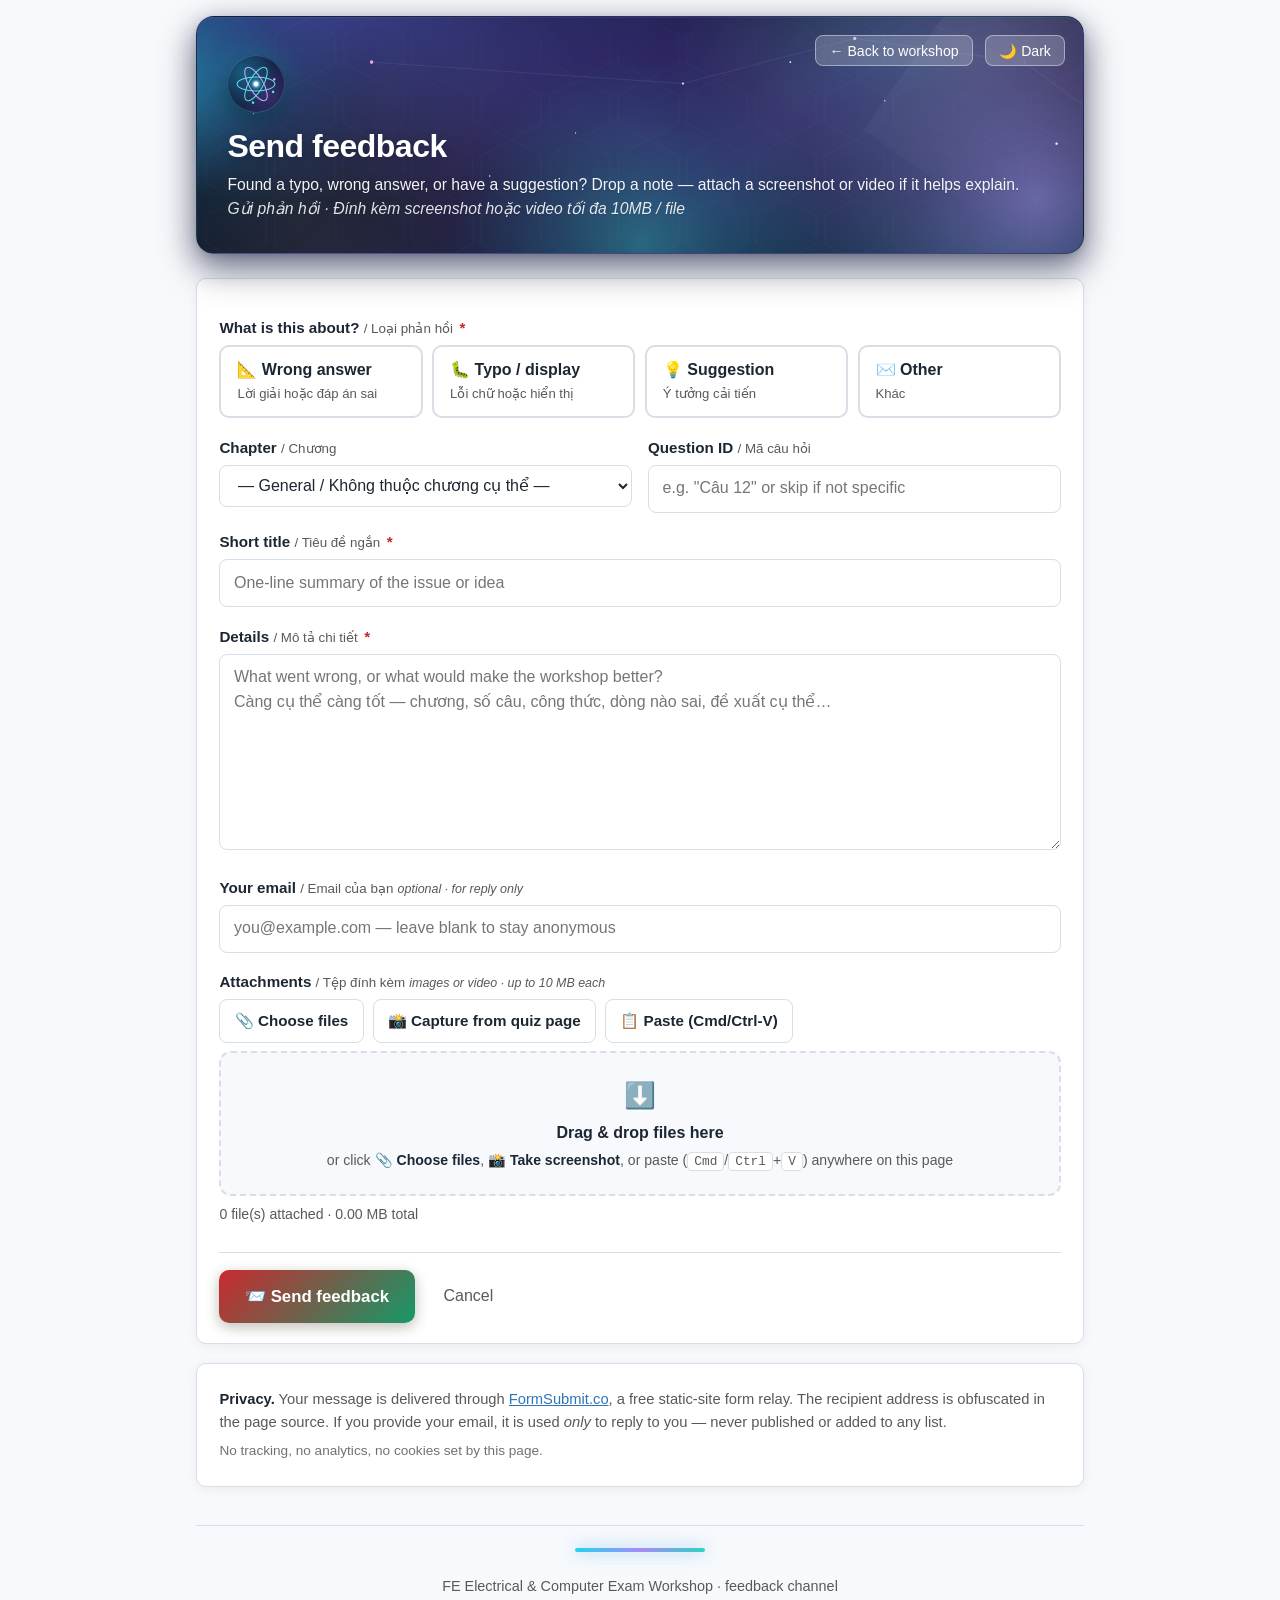
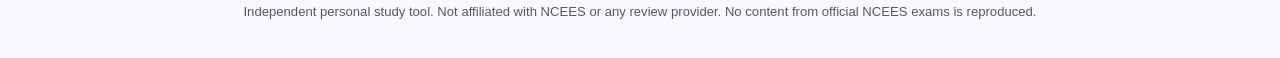
<file: feedback.html>
<!DOCTYPE html>
<html lang="en" data-theme="light">
<head>
  <meta charset="UTF-8">
  <meta name="viewport" content="width=device-width, initial-scale=1.0">
  <title>Send feedback · FE Electrical &amp; Computer Workshop</title>
  <meta name="description" content="Report a wrong answer, suggest a topic, or share a screenshot — the feedback page for the FE Electrical &amp; Computer Workshop.">
  <link rel="stylesheet" href="styles.css">
  <link rel="stylesheet" href="feedback.css">
</head>
<body>
  <div class="container">
    <header class="topbar">
      <svg class="topbar-art" viewBox="0 0 1200 220" preserveAspectRatio="xMidYMid slice" aria-hidden="true" focusable="false">
        <defs>
          <radialGradient id="fbOrbCyan" cx="50%" cy="50%" r="50%">
            <stop offset="0%"  stop-color="#22d3ee" stop-opacity="0.55"/>
            <stop offset="55%" stop-color="#0891b2" stop-opacity="0.10"/>
            <stop offset="100%" stop-color="#0e7490" stop-opacity="0"/>
          </radialGradient>
          <radialGradient id="fbOrbPurple" cx="50%" cy="50%" r="50%">
            <stop offset="0%"  stop-color="#a78bfa" stop-opacity="0.55"/>
            <stop offset="100%" stop-color="#4c1d95" stop-opacity="0"/>
          </radialGradient>
          <radialGradient id="fbOrbTeal" cx="50%" cy="50%" r="50%">
            <stop offset="0%"  stop-color="#2dd4bf" stop-opacity="0.42"/>
            <stop offset="100%" stop-color="#0d9488" stop-opacity="0"/>
          </radialGradient>
          <pattern id="fbHex" x="0" y="0" width="64" height="56" patternUnits="userSpaceOnUse">
            <polygon points="32,2 60,17 60,43 32,58 4,43 4,17" stroke="#a5b4fc" stroke-opacity="0.07" fill="none" stroke-width="0.6"/>
          </pattern>
        </defs>
        <rect width="100%" height="100%" fill="url(#fbHex)"/>
        <circle cx="160" cy="60"  r="200" fill="url(#fbOrbCyan)"/>
        <circle cx="970" cy="170" r="240" fill="url(#fbOrbPurple)"/>
        <circle cx="600" cy="210" r="180" fill="url(#fbOrbTeal)"/>
        <g fill="#fff">
          <circle cx="118" cy="48" r="1.0"/>
          <circle cx="282" cy="158" r="0.8"/>
          <circle cx="350" cy="42" r="1.2"/>
          <circle cx="640" cy="62" r="1.0"/>
          <circle cx="800" cy="20" r="1.1"/>
          <circle cx="958" cy="42" r="0.7"/>
          <circle cx="1040" cy="102" r="1.0"/>
          <circle cx="1158" cy="32" r="0.9"/>
          <circle cx="240" cy="90" r="0.6"/>
          <circle cx="460" cy="148" r="0.7"/>
          <circle cx="540" cy="108" r="0.6"/>
          <circle cx="740" cy="42" r="0.8"/>
          <circle cx="828" cy="78" r="0.6"/>
          <circle cx="988" cy="118" r="1.1"/>
          <circle cx="1128" cy="128" r="0.9"/>
        </g>
        <g>
          <circle cx="800" cy="20" r="1.6" fill="#c4b5fd">
            <animate attributeName="opacity" values="0.5;1;0.5" dur="2.6s" repeatCount="indefinite"/>
          </circle>
          <circle cx="350" cy="42" r="1.7" fill="#f9a8d4">
            <animate attributeName="opacity" values="0.4;1;0.4" dur="4.4s" repeatCount="indefinite"/>
          </circle>
          <circle cx="1040" cy="102" r="1.5" fill="#5eead4">
            <animate attributeName="opacity" values="0.5;1;0.5" dur="3.6s" repeatCount="indefinite"/>
          </circle>
        </g>
        <g stroke="#a5b4fc" stroke-opacity="0.22" stroke-width="0.5" fill="none">
          <line x1="350" y1="42" x2="640" y2="62"/>
          <line x1="640" y1="62" x2="800" y2="20"/>
          <line x1="800" y1="20" x2="958" y2="42"/>
          <line x1="958" y1="42" x2="1040" y2="102"/>
        </g>
      </svg>

      <div class="controls">
        <a class="btn-ghost" href="index.html" style="text-decoration:none">← Back to workshop</a>
        <button class="btn-ghost" id="themeBtn" type="button" style="margin-left:.5rem">🌙 Dark</button>
      </div>
      <div class="topbar-content">
        <div class="brand-row">
          <div class="brand-mark" aria-hidden="true">
            <svg viewBox="0 0 56 56" width="44" height="44">
              <defs>
                <radialGradient id="fbMarkCore" cx="50%" cy="50%" r="50%">
                  <stop offset="0%"  stop-color="#ffffff" stop-opacity="1"/>
                  <stop offset="32%" stop-color="#a5f3fc" stop-opacity="0.95"/>
                  <stop offset="70%" stop-color="#06b6d4" stop-opacity="0.45"/>
                  <stop offset="100%" stop-color="#0e7490" stop-opacity="0"/>
                </radialGradient>
                <filter id="fbMarkGlow" x="-50%" y="-50%" width="200%" height="200%">
                  <feGaussianBlur stdDeviation="1.2"/>
                </filter>
              </defs>
              <ellipse cx="28" cy="28" rx="24" ry="9" stroke="#67e8f9" stroke-width="1.4" fill="none" stroke-opacity="0.90"/>
              <ellipse cx="28" cy="28" rx="24" ry="9" stroke="#c4b5fd" stroke-width="1.4" fill="none" stroke-opacity="0.90" transform="rotate(60 28 28)"/>
              <ellipse cx="28" cy="28" rx="24" ry="9" stroke="#5eead4" stroke-width="1.4" fill="none" stroke-opacity="0.90" transform="rotate(-60 28 28)"/>
              <g><circle cx="52" cy="28" r="1.6" fill="#67e8f9"><animateTransform attributeName="transform" type="rotate" from="0 28 28" to="360 28 28" dur="6s" repeatCount="indefinite"/></circle></g>
              <g transform="rotate(60 28 28)"><circle cx="52" cy="28" r="1.6" fill="#c4b5fd"><animateTransform attributeName="transform" type="rotate" from="0 28 28" to="-360 28 28" dur="8s" repeatCount="indefinite"/></circle></g>
              <g transform="rotate(-60 28 28)"><circle cx="52" cy="28" r="1.6" fill="#5eead4"><animateTransform attributeName="transform" type="rotate" from="0 28 28" to="360 28 28" dur="7s" repeatCount="indefinite"/></circle></g>
              <circle cx="28" cy="28" r="8" fill="url(#fbMarkCore)" filter="url(#fbMarkGlow)"/>
              <circle cx="28" cy="28" r="3" fill="#ffffff"/>
            </svg>
          </div>
          <div>
            <h1>Send feedback</h1>
            <div class="sub">
              Found a typo, wrong answer, or have a suggestion? Drop a note — attach a screenshot or video if it helps explain.
              <br><i style="opacity:.92">Gửi phản hồi · Đính kèm screenshot hoặc video tối đa 10MB / file</i>
            </div>
          </div>
        </div>
      </div>
    </header>

    <main>
      <form id="feedbackForm" class="card" method="POST" enctype="multipart/form-data" action="">
        <!-- FormSubmit.co hidden config -->
        <input type="hidden" name="_subject" value="FE Workshop — User feedback">
        <input type="hidden" name="_captcha" value="false">
        <input type="hidden" name="_template" value="table">
        <input type="hidden" name="_next" id="nextUrl" value="">
        <input type="hidden" name="page_url" id="pageUrl" value="">
        <input type="hidden" name="user_agent" id="userAgent" value="">

        <!-- Category -->
        <div class="field-row">
          <label class="field-label">What is this about? <span class="vn">/ Loại phản hồi</span> <span class="req">*</span></label>
          <div class="cat-grid">
            <label class="cat-card"><input type="radio" name="category" value="Wrong answer" required><span>📐 Wrong answer<small>Lời giải hoặc đáp án sai</small></span></label>
            <label class="cat-card"><input type="radio" name="category" value="Typo / display bug"><span>🐛 Typo / display<small>Lỗi chữ hoặc hiển thị</small></span></label>
            <label class="cat-card"><input type="radio" name="category" value="Suggestion"><span>💡 Suggestion<small>Ý tưởng cải tiến</small></span></label>
            <label class="cat-card"><input type="radio" name="category" value="Other"><span>✉️ Other<small>Khác</small></span></label>
          </div>
        </div>

        <!-- Chapter -->
        <div class="field-row two-col">
          <div>
            <label class="field-label" for="chapter">Chapter <span class="vn">/ Chương</span></label>
            <select id="chapter" name="chapter">
              <option value="(general)">— General / Không thuộc chương cụ thể —</option>
              <option value="1 — Mathematics">1 — Mathematics</option>
              <option value="2 — Probability &amp; Statistics">2 — Probability &amp; Statistics</option>
              <option value="3 — Ethics &amp; Professional Practice">3 — Ethics &amp; Professional Practice</option>
              <option value="4 — Engineering Economics">4 — Engineering Economics</option>
              <option value="5 — Properties of Electrical Materials">5 — Properties of Electrical Materials</option>
              <option value="6 — Circuit Analysis (DC &amp; AC)">6 — Circuit Analysis (DC &amp; AC)</option>
              <option value="7 — Linear Systems">7 — Linear Systems</option>
              <option value="8 — Signal Processing">8 — Signal Processing</option>
              <option value="9 — Electronics">9 — Electronics</option>
              <option value="10 — Power Systems">10 — Power Systems</option>
              <option value="11 — Electromagnetics">11 — Electromagnetics</option>
              <option value="12 — Control Systems">12 — Control Systems</option>
              <option value="13 — Communications">13 — Communications</option>
              <option value="14 — Computer Networks">14 — Computer Networks</option>
              <option value="15 — Digital Systems">15 — Digital Systems</option>
              <option value="16 — Computer Systems">16 — Computer Systems</option>
              <option value="17 — Software Engineering">17 — Software Engineering</option>
            </select>
          </div>
          <div>
            <label class="field-label" for="questionId">Question ID <span class="vn">/ Mã câu hỏi</span></label>
            <input type="text" id="questionId" name="question_id" placeholder='e.g. "Câu 12" or skip if not specific'>
          </div>
        </div>

        <!-- Subject -->
        <div class="field-row">
          <label class="field-label" for="subject">Short title <span class="vn">/ Tiêu đề ngắn</span> <span class="req">*</span></label>
          <input type="text" id="subject" name="title" maxlength="120" required placeholder="One-line summary of the issue or idea">
        </div>

        <!-- Message -->
        <div class="field-row">
          <label class="field-label" for="message">Details <span class="vn">/ Mô tả chi tiết</span> <span class="req">*</span></label>
          <textarea id="message" name="message" rows="7" required placeholder="What went wrong, or what would make the workshop better?
Càng cụ thể càng tốt — chương, số câu, công thức, dòng nào sai, đề xuất cụ thể…"></textarea>
        </div>

        <!-- Optional reply email -->
        <div class="field-row">
          <label class="field-label" for="senderEmail">Your email <span class="vn">/ Email của bạn</span> <span class="opt">optional · for reply only</span></label>
          <input type="email" id="senderEmail" name="reply_email" placeholder="you@example.com — leave blank to stay anonymous">
        </div>

        <!-- Attachments -->
        <div class="field-row">
          <label class="field-label">Attachments <span class="vn">/ Tệp đính kèm</span> <span class="opt">images or video · up to 10 MB each</span></label>

          <div class="attach-toolbar">
            <button type="button" class="btn-attach" id="btnPickFile">📎 Choose files</button>
            <button type="button" class="btn-attach" id="btnScreenshot" title="Opens the quiz in a popup; drag-select a region; the screenshot is sent back here automatically.">📸 Capture from quiz page</button>
            <button type="button" class="btn-attach" id="btnPasteHint">📋 Paste (Cmd/Ctrl-V)</button>
            <input type="file" id="filePicker" multiple accept="image/*,video/*" hidden>
          </div>

          <div id="dropZone" class="drop-zone" tabindex="0">
            <div class="drop-empty" id="dropEmptyMsg">
              <div class="drop-icon">⬇️</div>
              <div><b>Drag &amp; drop files here</b></div>
              <div class="muted">or click <b>📎 Choose files</b>, <b>📸 Take screenshot</b>, or paste (<kbd>Cmd</kbd>/<kbd>Ctrl</kbd>+<kbd>V</kbd>) anywhere on this page</div>
            </div>
            <div class="thumb-grid" id="thumbGrid"></div>
          </div>

          <div class="attach-meta">
            <span id="attachCount">0 file(s) attached</span> ·
            <span id="attachSize">0.00 MB total</span>
          </div>
        </div>

        <!-- Submit row -->
        <div class="submit-row">
          <button type="submit" class="btn-primary" id="btnSubmit">📨 Send feedback</button>
          <a href="index.html" class="btn-link">Cancel</a>
        </div>

        <!-- Status -->
        <div id="formStatus" class="form-status" hidden></div>
      </form>

      <!-- Privacy note -->
      <div class="card privacy-note">
        <p><b>Privacy.</b> Your message is delivered through <a href="https://formsubmit.co" target="_blank" rel="noopener">FormSubmit.co</a>, a free static-site form relay. The recipient address is obfuscated in the page source. If you provide your email, it is used <i>only</i> to reply to you — never published or added to any list.</p>
          <p class="muted">No tracking, no analytics, no cookies set by this page.</p>
      </div>
    </main>

    <footer class="foot">
      <div class="foot-ribbon" aria-hidden="true"></div>
      <p class="foot-line">FE Electrical &amp; Computer Exam Workshop · feedback channel</p>
      <p class="foot-line muted">Independent personal study tool. Not affiliated with NCEES or any review provider. No content from official NCEES exams is reproduced.</p>
    </footer>
  </div>

  <script src="feedback-widget.js"></script>
  <script src="feedback.js"></script>
</body>
</html>
</file>
<file: styles.css>
/* ============================================================
   FE Electrical Quiz — Styles
   Light + Dark theme, FE-handbook-inspired clean look
   ============================================================ */

:root {
  --primary: #1f4e79;
  --accent: #2e75b6;
  --light: #d5e8f0;
  --bg: #ffffff;
  --bg-soft: #f7f9fc;
  --bg-card: #ffffff;
  --text: #1c2733;
  --text-soft: #595959;
  --border: #d8dee5;
  --good: #2e7d32;
  --good-bg: #e8f5e9;
  --bad: #c62828;
  --bad-bg: #ffebee;
  --warn: #ef6c00;
  --shadow: 0 2px 12px rgba(0,0,0,.06);
  --radius: 10px;
}

[data-theme="dark"] {
  --primary: #6ea8d4;
  --accent: #4fc3f7;
  --light: #1e3a52;
  --bg: #0f1620;
  --bg-soft: #181f2c;
  --bg-card: #1c2533;
  --text: #e7eaf0;
  --text-soft: #aab2c0;
  --border: #2a3346;
  --good: #66bb6a;
  --good-bg: #1b3a25;
  --bad: #ef5350;
  --bad-bg: #3a1d1d;
  --warn: #ffa726;
  --shadow: 0 2px 12px rgba(0,0,0,.4);
}

* { box-sizing: border-box; }
html, body { margin: 0; padding: 0; }
body {
  font-family: -apple-system, BlinkMacSystemFont, "Segoe UI", Roboto, "Helvetica Neue", Arial, sans-serif;
  background: var(--bg-soft);
  color: var(--text);
  line-height: 1.55;
  transition: background .25s, color .25s;
}

.container { max-width: 920px; margin: 0 auto; padding: 1rem; }

/* ===== Top bar — Cosmic hero: deep space gradient + nebula orbs + stars ===== */
.topbar {
  background:
    radial-gradient(ellipse 900px 380px at 12% -10%, rgba(99, 102, 241, 0.55) 0%, transparent 55%),
    radial-gradient(ellipse 700px 340px at 92% 110%, rgba(20, 184, 166, 0.32) 0%, transparent 55%),
    radial-gradient(ellipse 500px 280px at 50% 50%, rgba(168, 85, 247, 0.22) 0%, transparent 60%),
    radial-gradient(ellipse 400px 220px at 80% 20%, rgba(34, 211, 238, 0.18) 0%, transparent 60%),
    linear-gradient(135deg, #020617 0%, #0c1023 28%, #1e1b4b 62%, #060816 100%);
  color: #fff;
  padding: 2.4rem 1.9rem 2rem;
  border-radius: 18px;
  margin-bottom: 1.5rem;
  border: 1px solid rgba(150, 180, 255, 0.10);
  border-bottom: 1px solid rgba(165, 180, 252, 0.22);
  box-shadow:
    0 14px 38px rgba(8, 12, 38, 0.45),
    0 10px 26px rgba(15, 23, 75, 0.28),
    0 2px 6px rgba(0, 0, 0, 0.10),
    inset 0 1px 0 rgba(255, 255, 255, 0.06);
  position: relative;
  overflow: hidden;
  isolation: isolate;
}

/* Decorative radial highlights */
.topbar::before {
  content: "";
  position: absolute;
  inset: 0;
  background:
    radial-gradient(circle at 88% 18%, rgba(255,255,255,0.18) 0%, transparent 38%),
    radial-gradient(circle at 12% 88%, rgba(255,255,255,0.10) 0%, transparent 40%),
    radial-gradient(circle at 50% 50%, transparent 50%, rgba(0,0,0,0.06) 100%);
  pointer-events: none;
  z-index: 0;
}

/* Diagonal accent stripe */
.topbar::after {
  content: "";
  position: absolute;
  top: -10%;
  right: -5%;
  width: 220px;
  height: 220px;
  background: linear-gradient(135deg, rgba(255,255,255,0.06), transparent);
  transform: rotate(35deg);
  pointer-events: none;
  z-index: 0;
}

.topbar > * { position: relative; z-index: 1; }

/* EE-themed schematic art layered behind the headline */
.topbar .topbar-art {
  position: absolute;
  inset: 0;
  width: 100%;
  height: 100%;
  pointer-events: none;
  z-index: 0;
  opacity: 0.95;
}

.topbar-content { position: relative; z-index: 2; }
.topbar .brand-row {
  display: flex; align-items: center; gap: 1rem;
  flex-wrap: wrap;
}
.topbar .brand-mark {
  display: inline-flex; align-items: center; justify-content: center;
  width: 58px; height: 58px;
  border-radius: 50%;
  background:
    radial-gradient(circle at 30% 30%, rgba(34, 211, 238, 0.30) 0%, transparent 55%),
    radial-gradient(circle at 70% 70%, rgba(168, 85, 247, 0.22) 0%, transparent 55%),
    rgba(8, 12, 38, 0.55);
  box-shadow:
    0 0 26px rgba(34, 211, 238, 0.32),
    0 6px 20px rgba(2, 4, 18, 0.55),
    inset 0 0 0 1px rgba(165, 243, 252, 0.20);
  flex-shrink: 0;
  position: relative;
}
.topbar .brand-mark svg { display: block; position: relative; z-index: 1; }
[data-theme="dark"] .topbar .brand-mark {
  background:
    radial-gradient(circle at 30% 30%, rgba(34, 211, 238, 0.26) 0%, transparent 55%),
    radial-gradient(circle at 70% 70%, rgba(168, 85, 247, 0.18) 0%, transparent 55%),
    rgba(2, 4, 18, 0.65);
}
.topbar h1 {
  letter-spacing: -0.4px;
  text-shadow: 0 0 22px rgba(99, 102, 241, 0.35);
}

[data-theme="dark"] .topbar {
  background:
    radial-gradient(ellipse 900px 380px at 12% -10%, rgba(99, 102, 241, 0.42) 0%, transparent 55%),
    radial-gradient(ellipse 700px 340px at 92% 110%, rgba(20, 184, 166, 0.26) 0%, transparent 55%),
    radial-gradient(ellipse 500px 280px at 50% 50%, rgba(168, 85, 247, 0.20) 0%, transparent 60%),
    linear-gradient(135deg, #000208 0%, #050817 28%, #15123a 62%, #02030d 100%);
  border-color: rgba(165, 180, 252, 0.14);
  box-shadow:
    0 14px 38px rgba(2, 4, 18, 0.65),
    0 10px 26px rgba(15, 23, 75, 0.45),
    0 2px 6px rgba(0,0,0,0.5),
    inset 0 1px 0 rgba(255, 255, 255, 0.04);
}

.topbar .controls {
  position: absolute;
  top: 18px;
  right: 18px;
  z-index: 2;
}

.topbar h1 {
  margin: 0;
  font-size: 2rem;
  letter-spacing: -0.5px;
  font-weight: 800;
  text-shadow: 0 2px 8px rgba(0, 0, 0, 0.22);
  line-height: 1.1;
  padding-right: 90px; /* space for theme button */
}

.topbar .sub {
  opacity: 0.95;
  font-size: .98rem;
  margin-top: .5rem;
  font-weight: 400;
  text-shadow: 0 1px 2px rgba(0,0,0,0.15);
}

/* Stats badges row */
.topbar .badges {
  display: flex;
  gap: .55rem;
  margin-top: 1.1rem;
  flex-wrap: wrap;
}

.topbar .badge {
  display: inline-flex;
  align-items: center;
  gap: .35rem;
  background: rgba(255, 255, 255, 0.18);
  -webkit-backdrop-filter: blur(6px);
  backdrop-filter: blur(6px);
  border: 1px solid rgba(255, 255, 255, 0.32);
  padding: .4rem .85rem;
  border-radius: 999px;
  font-size: .85rem;
  font-weight: 600;
  transition: all 0.18s ease;
  color: #fff;
}

.topbar .badge:hover {
  background: rgba(255, 255, 255, 0.28);
  transform: translateY(-1px);
  box-shadow: 0 2px 8px rgba(0,0,0,0.15);
}

.topbar .badge .icon { font-size: 1.05em; }
.topbar .badge.danger {
  background: rgba(220, 53, 69, 0.85);
  border-color: rgba(255,255,255,0.4);
}

.btn-ghost {
  background: rgba(255,255,255,.20);
  color: #fff;
  border: 1px solid rgba(255,255,255,.42);
  border-radius: 8px;
  padding: .42rem .82rem;
  cursor: pointer;
  font-size: .88rem;
  font-weight: 500;
  -webkit-backdrop-filter: blur(6px);
  backdrop-filter: blur(6px);
  transition: all .15s;
}
.btn-ghost:hover {
  background: rgba(255,255,255,.30);
  transform: translateY(-1px);
}

/* ===== Cards ===== */
.card {
  background: var(--bg-card);
  border-radius: var(--radius);
  padding: 1.2rem 1.4rem;
  margin-bottom: 1rem;
  box-shadow: var(--shadow);
  border: 1px solid var(--border);
}
.card h2 { margin-top: 0; color: var(--primary); font-size: 1.3rem; }
.card h3 { margin-top: 0; color: var(--accent); font-size: 1.05rem; }

/* ===== Buttons ===== */
.btn {
  background: var(--primary);
  color: #fff;
  border: none;
  padding: .65rem 1.2rem;
  border-radius: 6px;
  cursor: pointer;
  font-size: 1rem;
  font-weight: 500;
  transition: background .15s, transform .05s;
}
.btn:hover { background: var(--accent); }
.btn:active { transform: translateY(1px); }
.btn[disabled] { opacity: .5; cursor: not-allowed; }
.btn-outline {
  background: transparent;
  color: var(--primary);
  border: 2px solid var(--primary);
}
.btn-outline:hover { background: var(--primary); color: #fff; }
.btn-row { display: flex; gap: .6rem; flex-wrap: wrap; margin-top: .6rem; }

/* ===== Mode selector ===== */
.mode-grid { display: grid; grid-template-columns: repeat(auto-fit, minmax(260px, 1fr)); gap: 1rem; margin: 1rem 0; }
.mode-card {
  border: 2px solid var(--border);
  border-radius: 12px;
  padding: 1.1rem 1.1rem 1.1rem 1.2rem;
  cursor: pointer;
  background: var(--bg-card);
  transition: all .18s ease;
  position: relative;
  overflow: hidden;
}
.mode-card::before {
  content: "";
  position: absolute;
  left: 0; top: 0; bottom: 0;
  width: 4px;
  background: linear-gradient(180deg, #198754, #20c997);
  border-radius: 4px 0 0 4px;
  opacity: 0.85;
  transition: width .18s ease;
}
.mode-card:hover {
  border-color: #20c997;
  transform: translateY(-3px);
  box-shadow: 0 8px 20px rgba(32, 201, 151, 0.15);
}
.mode-card:hover::before { width: 6px; }
.mode-card.selected {
  border-color: #198754;
  background: linear-gradient(135deg, rgba(25, 135, 84, 0.08), rgba(32, 201, 151, 0.08));
  box-shadow: 0 4px 14px rgba(25, 135, 84, 0.18);
}
.mode-card.selected::before { background: linear-gradient(180deg, #0f5132, #198754); width: 6px; }
.mode-card .title {
  font-weight: 700;
  color: var(--primary);
  margin-bottom: .35rem;
  font-size: 1.08rem;
  line-height: 1.3;
}
[data-theme="dark"] .mode-card .title { color: var(--accent); }
.mode-card.selected .title { color: #0f5132; }
[data-theme="dark"] .mode-card.selected .title { color: #54d4a2; }
.mode-card .desc { color: var(--text-soft); font-size: .9rem; line-height: 1.55; }

.chapter-grid { display: grid; grid-template-columns: repeat(auto-fill, minmax(180px,1fr)); gap: .5rem; margin: .8rem 0; }
.chapter-chip {
  border: 1px solid var(--border);
  border-radius: 8px;
  padding: .5rem .7rem;
  cursor: pointer;
  background: var(--bg-card);
  font-size: .9rem;
  transition: all .12s;
  user-select: none;
}
.chapter-chip:hover { border-color: var(--accent); }
.chapter-chip.selected { background: var(--light); border-color: var(--primary); color: var(--primary); font-weight: 600; }
.chapter-chip .meta { display: block; font-size: .75rem; color: var(--text-soft); margin-top: .1rem; }
.chapter-chip.selected .meta { color: var(--primary); }

/* ===== Progress bar ===== */
.progress {
  height: 8px;
  background: var(--border);
  border-radius: 4px;
  overflow: hidden;
  margin-bottom: 1rem;
}
.progress-fill {
  height: 100%;
  background: linear-gradient(90deg, var(--primary), var(--accent));
  transition: width .3s ease;
  width: 0%;
}
.progress-text {
  display: flex; justify-content: space-between;
  font-size: .85rem; color: var(--text-soft);
  margin-bottom: .3rem;
}

/* ===== Question ===== */
.q-meta { color: var(--text-soft); font-size: .92rem; margin-bottom: .35rem; text-transform: uppercase; letter-spacing: .5px; }
.q-statement {
  font-size: 1.18rem;
  margin-bottom: 1.1rem;
  line-height: 1.7;
  color: var(--text);
}
.q-statement p { margin: .55em 0; }

/* MathJax 3 SVG output — no boxes, flow inline with surrounding text */
.q-statement mjx-container,
.solution-box mjx-container,
.sol-concept mjx-container,
.sol-steps mjx-container,
.sol-answer mjx-container,
.sol-check mjx-container,
.choice mjx-container {
  line-height: normal;
}
.q-statement mjx-container svg,
.solution-box mjx-container svg,
.sol-concept mjx-container svg,
.sol-steps mjx-container svg,
.sol-answer mjx-container svg,
.sol-check mjx-container svg,
.choice mjx-container svg {
  background: transparent !important;
  border: none !important;
  border-radius: 0 !important;
  padding: 0 !important;
}
/* Inline math: flow inline with surrounding text */
mjx-container:not([display="true"]) {
  display: inline-block !important;
  vertical-align: -0.18em;
  margin: 0 0.05em;
}
/* Display math ($$...$$ or \[...\]): block-centered, no box */
mjx-container[display="true"] {
  display: block !important;
  margin: 0.55em auto !important;
  text-align: center;
}

/* True circuit/figure SVGs (the gate diagrams in questions-extra10.js etc.) keep a subtle background so they read well in both themes */
.q-statement svg:not(mjx-container svg),
.sol-steps svg:not(mjx-container svg),
.solution-box svg:not(mjx-container svg) {
  display: block;
  margin: 0.7em auto;
  max-width: 100%;
  height: auto;
  background: transparent;
}
[data-theme="dark"] .q-statement svg:not(mjx-container svg),
[data-theme="dark"] .sol-steps svg:not(mjx-container svg),
[data-theme="dark"] .solution-box svg:not(mjx-container svg) {
  filter: invert(0.90) hue-rotate(180deg);
}
/* Dark-mode MathJax: invert glyphs so light text on dark background */
[data-theme="dark"] mjx-container svg { fill: var(--text); }
[data-theme="dark"] mjx-container[jax="SVG"] g[fill="black"],
[data-theme="dark"] mjx-container[jax="SVG"] g[stroke="black"] { fill: var(--text) !important; stroke: var(--text) !important; }
[data-theme="dark"] mjx-container[jax="SVG"] rect[fill="black"] { fill: var(--text) !important; }
.choices { display: flex; flex-direction: column; gap: .6rem; }
.choice {
  border: 2px solid var(--border);
  border-radius: 10px;
  padding: .85rem 1.1rem;
  cursor: pointer;
  background: var(--bg-card);
  color: var(--text);
  display: flex;
  align-items: center;
  gap: .8rem;
  transition: all .12s;
  font-size: 1.08rem;
  line-height: 1.55;
}
.choice:hover { border-color: var(--accent); background: var(--bg-soft); }
.choice .letter {
  display: inline-flex;
  align-items: center;
  justify-content: center;
  width: 32px; height: 32px;
  border-radius: 50%;
  background: var(--border);
  color: var(--text);
  font-weight: 700;
  font-size: 0.95rem;
  flex-shrink: 0;
}
.choice .text { flex: 1; color: var(--text); }
.choice.pending { border-color: var(--accent); background: var(--bg-soft); box-shadow: 0 0 0 3px rgba(46, 117, 182, 0.18); }
.choice.selected { border-color: var(--primary); background: var(--light); }
.choice.selected .letter { background: var(--primary); color: #fff; }
.choice.correct { border-color: var(--good); background: var(--good-bg); }
.choice.correct .letter { background: var(--good); color: #fff; }
.choice.wrong { border-color: var(--bad); background: var(--bad-bg); }
.choice.wrong .letter { background: var(--bad); color: #fff; }
.choice.disabled { cursor: default; pointer-events: none; }

/* ===== Solution panel — no nested boxes, just left rule + spacing ===== */
.solution-box {
  margin-top: 1.1rem;
  padding: 0.4rem 0 0.4rem 1rem;
  border-radius: 0;
  border-left: 3px solid var(--accent);
  background: transparent;
  color: var(--text);
  font-size: 1.05rem;
  line-height: 1.7;
}
.solution-box * { color: inherit; }
.solution-box .title { font-weight: 700; color: var(--accent); margin-bottom: .45rem; font-size: 1.05rem; }
.solution-box .ref { color: var(--text-soft); font-size: .9rem; font-style: italic; margin-top: .5rem; }
.feedback-line { font-weight: 700; margin-bottom: .55rem; font-size: 1.08rem; }
.feedback-line.right { color: var(--good); }
.feedback-line.wrong { color: var(--bad); }

/* ===== Scorecard ===== */
.score-summary {
  display: grid;
  grid-template-columns: repeat(auto-fit, minmax(120px, 1fr));
  gap: .7rem;
  margin: 1rem 0;
}
.score-tile {
  text-align: center;
  padding: 1rem .5rem;
  background: var(--bg-soft);
  border-radius: 8px;
  border: 1px solid var(--border);
}
.score-tile .num { font-size: 2rem; font-weight: 700; color: var(--primary); }
.score-tile .label { color: var(--text-soft); font-size: .85rem; text-transform: uppercase; letter-spacing: .5px; }
.score-tile.good .num { color: var(--good); }
.score-tile.bad .num { color: var(--bad); }
.score-tile.warn .num { color: var(--warn); }

table.section-table {
  width: 100%;
  border-collapse: collapse;
  margin-top: .8rem;
}
table.section-table th, table.section-table td {
  text-align: left;
  padding: .55rem .7rem;
  border-bottom: 1px solid var(--border);
  font-size: .92rem;
}
table.section-table th {
  background: var(--bg-soft);
  color: var(--primary);
  font-weight: 600;
}
table.section-table td.score-cell { font-weight: 600; }
table.section-table td.score-cell.good { color: var(--good); }
table.section-table td.score-cell.bad { color: var(--bad); }
table.section-table td.score-cell.warn { color: var(--warn); }

/* ===== Footer (red→gold→emerald ribbon, quiet typography) ===== */
.foot {
  text-align: center;
  margin-top: 2.4rem;
  padding: 1.4rem 1rem 1rem;
  color: var(--text-soft);
  font-size: .9rem;
  border-top: 1px solid var(--border);
}
.foot a { color: var(--accent); text-decoration: none; }
.foot .foot-ribbon {
  display: inline-block;
  height: 4px;
  width: 130px;
  border-radius: 99px;
  background: linear-gradient(90deg, #22d3ee 0%, #a78bfa 50%, #2dd4bf 100%);
  box-shadow: 0 0 18px rgba(34, 211, 238, 0.45), 0 0 14px rgba(167, 139, 250, 0.30);
  margin-bottom: .8rem;
}
.foot .foot-quote {
  font-style: italic;
  color: var(--text);
  font-size: .95rem;
  margin: .2rem auto .8rem;
  max-width: 640px;
}
.foot .foot-line { margin: .25rem 0; }
.foot .foot-line.muted { color: var(--text-soft); font-size: .82rem; }

/* ===== Mini ===== */
.hidden { display: none !important; }
.hint { font-size: .85rem; color: var(--text-soft); margin-top: .4rem; }
.flag {
  display: inline-block;
  padding: 2px 8px;
  border-radius: 10px;
  font-size: .72rem;
  font-weight: 600;
  text-transform: uppercase;
  letter-spacing: .5px;
}
.flag.primary { background: var(--light); color: var(--primary); }
.flag.warn { background: #fff3e0; color: var(--warn); }

/* ===== Structured solution sections — flat, no nested box backgrounds ===== */
.sol-concept {
  background: transparent;
  border-left: none;
  padding: .2em 0 .25em;
  border-radius: 0;
  margin-bottom: .55em;
  line-height: 1.7;
  color: var(--text);
}
.sol-concept b { color: var(--accent); }
.sol-steps {
  padding-left: 1.6em;
  margin: .55em 0;
  counter-reset: solstep;
  color: var(--text);
}
.sol-steps li {
  margin-bottom: .55em;
  line-height: 1.7;
  padding-left: .1em;
  color: var(--text);
}
.sol-steps li::marker {
  font-weight: 700;
  color: var(--accent);
}
.sol-answer {
  margin-top: .7em;
  padding: .25em 0 .25em;
  background: transparent;
  border-left: none;
  border-radius: 0;
  font-size: 1.05em;
  color: var(--text);
}
.sol-answer b { color: var(--good); font-size: 1.04em; }
.sol-check {
  margin-top: .55em;
  padding: .2em 0;
  background: transparent;
  border-radius: 0;
  color: var(--text-soft);
  font-size: .96em;
  line-height: 1.65;
  font-style: italic;
}
.sol-check i, .sol-check b { font-style: normal; }
.sol-check b { color: var(--text); }

/* ===== Timer (fixed top-right, unobtrusive) ===== */
.timer {
  position: fixed;
  top: 14px;
  right: 14px;
  background: var(--bg-card);
  border: 2px solid var(--border);
  border-radius: 10px;
  padding: .45em .8em;
  font-family: 'SF Mono', 'Monaco', 'Menlo', monospace;
  font-size: 1rem;
  font-weight: 600;
  color: var(--text);
  box-shadow: var(--shadow);
  z-index: 1000;
  user-select: none;
  cursor: default;
  transition: all 0.3s ease;
  display: flex;
  flex-direction: column;
  align-items: center;
  min-width: 90px;
}
.timer .label {
  font-family: -apple-system, BlinkMacSystemFont, sans-serif;
  font-size: .7em;
  text-transform: uppercase;
  letter-spacing: 0.5px;
  color: var(--text-soft);
  margin-bottom: 2px;
  font-weight: 500;
}
.timer .clock { font-variant-numeric: tabular-nums; }
.timer.warn { border-color: var(--warn); color: var(--warn); }
.timer.warn .label { color: var(--warn); }
.timer.danger { border-color: var(--bad); color: var(--bad); animation: pulse-timer 1.5s ease-in-out infinite; }
.timer.danger .label { color: var(--bad); }
.timer.over {
  background: var(--bad-bg);
  border-color: var(--bad);
  color: var(--bad);
}
.timer.over .label { color: var(--bad); }
@keyframes pulse-timer {
  0%, 100% { opacity: 1; }
  50% { opacity: 0.55; }
}

/* ===== Toast (slide-in notification) ===== */
.toast {
  position: fixed;
  top: 80px;
  right: 14px;
  padding: .8em 1.1em;
  background: var(--warn);
  color: #fff;
  border-radius: 8px;
  box-shadow: var(--shadow);
  z-index: 999;
  max-width: 320px;
  font-size: .92rem;
  line-height: 1.4;
  animation: toast-in 0.35s ease-out, toast-out 0.4s ease-in 4.6s forwards;
}
.toast.danger { background: var(--bad); }
.toast.over   { background: var(--bad); }
@keyframes toast-in  { from { opacity: 0; transform: translateX(30px); } to { opacity: 1; transform: translateX(0); } }
@keyframes toast-out { to { opacity: 0; transform: translateX(30px); } }

/* ===== Submit button (when answer selected but not committed) ===== */
.btn-submit {
  background: var(--good);
}
.btn-submit:hover { background: #43a047; }

/* Pending state - choice tentatively selected but not submitted */
.choice.pending {
  border-color: var(--primary);
  background: var(--light);
  position: relative;
}
.choice.pending::after {
  content: "✓ Pending submit";
  position: absolute;
  right: 12px;
  top: 50%;
  transform: translateY(-50%);
  font-size: .75em;
  color: var(--primary);
  font-weight: 600;
  background: var(--bg-card);
  padding: 2px 8px;
  border-radius: 10px;
}

/* ===== Break overlay (full-screen pause) ===== */
.break-overlay {
  position: fixed;
  inset: 0;
  background: rgba(0, 0, 0, 0.78);
  backdrop-filter: blur(6px);
  z-index: 2000;
  display: flex;
  align-items: center;
  justify-content: center;
  padding: 1rem;
  animation: fadein 0.3s ease-out;
}
@keyframes fadein { from { opacity: 0; } to { opacity: 1; } }
.break-card {
  background: var(--bg-card);
  border-radius: 14px;
  padding: 2.2rem 2rem;
  box-shadow: 0 12px 48px rgba(0,0,0,.35);
  text-align: center;
  max-width: 460px;
  width: 100%;
  border: 2px solid var(--accent);
}
.break-card .icon { font-size: 3.4rem; margin-bottom: .4rem; }
.break-card h2 {
  margin: .2rem 0 .4rem;
  font-size: 1.6rem;
  color: var(--primary);
}
.break-card .subtitle {
  color: var(--text-soft);
  font-size: .95rem;
  margin-bottom: 1.4rem;
  line-height: 1.5;
}
.break-card .countdown {
  font-family: 'SF Mono', 'Monaco', 'Menlo', monospace;
  font-size: 3.8rem;
  font-weight: 700;
  color: var(--accent);
  font-variant-numeric: tabular-nums;
  letter-spacing: 1px;
  margin: 1rem 0;
  line-height: 1;
}
.break-card .countdown.warn  { color: var(--warn); }
.break-card .countdown.danger { color: var(--bad); animation: pulse-timer 1s infinite; }
.break-card .progress-bar {
  height: 8px;
  background: var(--border);
  border-radius: 4px;
  overflow: hidden;
  margin: 1rem 0 1.6rem;
}
.break-card .progress-fill {
  height: 100%;
  background: linear-gradient(90deg, var(--accent), var(--primary));
  transition: width 1s linear;
}
.break-card .resume-btn {
  background: var(--good);
  color: #fff;
  border: none;
  padding: .8em 2em;
  border-radius: 8px;
  font-size: 1.05rem;
  font-weight: 600;
  cursor: pointer;
  transition: background 0.15s, transform 0.05s;
}
.break-card .resume-btn:hover { background: #43a047; }
.break-card .resume-btn:active { transform: translateY(1px); }
.break-card .quote {
  margin-top: 1.4rem;
  font-style: italic;
  color: var(--text-soft);
  font-size: .9rem;
  line-height: 1.5;
}

.timer.paused {
  background: var(--bg-soft);
  border-color: var(--text-soft);
  color: var(--text-soft);
  opacity: 0.85;
}
.timer.paused .label { color: var(--text-soft); }

/* Break button — distinctive icon */
.btn-break {
  background: var(--warn);
  color: #fff;
}
.btn-break:hover { background: #f57c00; }

@media (max-width: 700px) {
  .timer { top: 8px; right: 8px; padding: .35em .6em; font-size: .9rem; min-width: 78px; }
  .timer .label { font-size: .65em; }
  .toast { top: 65px; right: 8px; max-width: calc(100vw - 80px); font-size: .85rem; }
  .choice.pending::after { display: none; }
  .break-card { padding: 1.6rem 1.2rem; }
  .break-card .countdown { font-size: 2.8rem; }
}

/* ===== Responsive ===== */
@media (max-width: 700px) {
  .topbar h1 { font-size: 1.35rem; }
  .topbar .controls { float: none; margin: .6rem 0 0; }
  .chapter-grid { grid-template-columns: 1fr 1fr; }
}
</file>
<file: feedback.css>
/* ============================================================
   Feedback page — supplements styles.css
   ============================================================ */

.field-row { margin: 1.1rem 0 0.5rem; }
.field-row.two-col {
  display: grid; grid-template-columns: 1fr 1fr; gap: 1rem;
}
@media (max-width: 640px) {
  .field-row.two-col { grid-template-columns: 1fr; }
}

.field-label {
  display: block;
  font-weight: 700;
  font-size: 0.95rem;
  margin-bottom: .35rem;
  color: var(--text);
}
.field-label .vn { font-weight: 500; color: var(--text-soft); font-size: 0.88em; }
.field-label .req { color: var(--bad); font-weight: 700; margin-left: .15em; }
.field-label .opt { color: var(--text-soft); font-weight: 500; font-size: 0.82em; font-style: italic; }

input[type="text"],
input[type="email"],
select,
textarea {
  width: 100%;
  padding: .65rem .85rem;
  font: inherit;
  font-size: 1rem;
  border-radius: 8px;
  border: 1.5px solid var(--border);
  background: var(--bg-card);
  color: var(--text);
  transition: border-color .15s, box-shadow .15s;
}
input[type="text"]:focus,
input[type="email"]:focus,
select:focus,
textarea:focus {
  outline: none;
  border-color: var(--accent);
  box-shadow: 0 0 0 3px rgba(46, 117, 182, 0.18);
}
textarea {
  resize: vertical;
  min-height: 140px;
  font-family: inherit;
  line-height: 1.55;
}

/* ===== Category cards ===== */
.cat-grid {
  display: grid;
  grid-template-columns: repeat(auto-fit, minmax(160px, 1fr));
  gap: .6rem;
}
.cat-card {
  cursor: pointer;
  position: relative;
}
.cat-card input { position: absolute; opacity: 0; pointer-events: none; }
.cat-card > span {
  display: flex; flex-direction: column;
  padding: .8rem 1rem;
  border: 2px solid var(--border);
  border-radius: 10px;
  background: var(--bg-card);
  font-weight: 700;
  font-size: 1rem;
  color: var(--text);
  transition: all .15s;
  line-height: 1.3;
}
.cat-card > span small {
  display: block;
  font-weight: 500;
  font-size: 0.82rem;
  color: var(--text-soft);
  margin-top: .25rem;
  line-height: 1.4;
}
.cat-card:hover > span {
  border-color: var(--accent);
  background: var(--bg-soft);
}
.cat-card input:checked + span {
  border-color: var(--good);
  background: rgba(46, 125, 50, 0.08);
  box-shadow: 0 0 0 3px rgba(46, 125, 50, 0.12);
}
[data-theme="dark"] .cat-card input:checked + span {
  background: rgba(102, 187, 106, 0.13);
  box-shadow: 0 0 0 3px rgba(102, 187, 106, 0.18);
}

/* ===== Attachment area ===== */
.attach-toolbar {
  display: flex; flex-wrap: wrap; gap: .55rem;
  margin-bottom: .55rem;
}
.btn-attach {
  background: var(--bg-card);
  border: 1.5px solid var(--border);
  color: var(--text);
  padding: .55rem .9rem;
  border-radius: 8px;
  cursor: pointer;
  font: inherit;
  font-size: .95rem;
  font-weight: 600;
  transition: all .15s;
}
.btn-attach:hover {
  border-color: var(--accent);
  background: var(--bg-soft);
  transform: translateY(-1px);
}

.drop-zone {
  border: 2.5px dashed var(--border);
  border-radius: 12px;
  padding: 1.4rem 1.2rem;
  background: var(--bg-soft);
  transition: all .2s;
  min-height: 110px;
}
.drop-zone:focus { outline: none; border-color: var(--accent); }
.drop-zone.drag-over {
  border-color: var(--good);
  background: rgba(46, 125, 50, 0.06);
  transform: scale(1.005);
}
[data-theme="dark"] .drop-zone.drag-over { background: rgba(102, 187, 106, 0.1); }

.drop-empty { text-align: center; color: var(--text-soft); }
.drop-empty.hidden { display: none; }
.drop-icon { font-size: 1.6rem; margin-bottom: .35rem; }
.drop-empty b { color: var(--text); }
.drop-empty .muted { font-size: .88rem; margin-top: .25rem; }
.drop-empty kbd {
  background: var(--bg-card);
  border: 1px solid var(--border);
  border-radius: 4px;
  padding: 1px 6px;
  font-size: .8rem;
  font-family: 'SF Mono', Menlo, monospace;
}

.thumb-grid {
  display: grid;
  grid-template-columns: repeat(auto-fill, minmax(140px, 1fr));
  gap: .7rem;
}
.thumb-grid:empty { display: none; }

.thumb-item {
  position: relative;
  background: var(--bg-card);
  border: 1.5px solid var(--border);
  border-radius: 10px;
  padding: .55rem;
  overflow: hidden;
}
.thumb-preview {
  width: 100%;
  height: 90px;
  object-fit: cover;
  border-radius: 6px;
  background: #000;
  display: block;
}
.thumb-preview-fallback {
  width: 100%; height: 90px;
  display: flex; align-items: center; justify-content: center;
  border-radius: 6px;
  background: var(--bg-soft);
  color: var(--text-soft);
  font-size: 2rem;
}
.thumb-name {
  font-size: .82rem;
  margin-top: .45rem;
  color: var(--text);
  white-space: nowrap;
  overflow: hidden;
  text-overflow: ellipsis;
  font-weight: 600;
}
.thumb-size { font-size: .76rem; color: var(--text-soft); }
.thumb-size.over-limit { color: var(--bad); font-weight: 600; }
.thumb-remove {
  position: absolute;
  top: 6px; right: 6px;
  width: 24px; height: 24px;
  border-radius: 50%;
  background: rgba(0,0,0,0.6);
  color: #fff;
  border: none;
  cursor: pointer;
  font-size: 0.9rem;
  font-weight: 700;
  display: flex; align-items: center; justify-content: center;
  transition: all .15s;
}
.thumb-remove:hover { background: var(--bad); transform: scale(1.1); }

.attach-meta {
  margin-top: .5rem;
  font-size: .88rem;
  color: var(--text-soft);
}

/* ===== Submit row ===== */
.submit-row {
  display: flex; gap: .9rem; align-items: center;
  margin-top: 1.6rem;
  padding-top: 1.1rem;
  border-top: 1px solid var(--border);
}
.btn-primary {
  background: linear-gradient(135deg, #c92a2f 0%, #159968 100%);
  color: #fff;
  border: none;
  padding: .85rem 1.6rem;
  border-radius: 10px;
  font: inherit;
  font-size: 1.05rem;
  font-weight: 700;
  cursor: pointer;
  box-shadow: 0 4px 14px rgba(122, 18, 22, 0.18), 0 4px 14px rgba(15, 122, 82, 0.18);
  transition: all .15s;
}
.btn-primary:hover { transform: translateY(-2px); box-shadow: 0 8px 22px rgba(122, 18, 22, 0.25), 0 8px 22px rgba(15, 122, 82, 0.22); }
.btn-primary:disabled { opacity: .55; cursor: not-allowed; transform: none; box-shadow: none; }
.btn-link {
  color: var(--text-soft);
  text-decoration: none;
  font-weight: 500;
  padding: .55rem .9rem;
}
.btn-link:hover { color: var(--text); text-decoration: underline; }

/* ===== Form status banner ===== */
.form-status {
  margin-top: 1.2rem;
  padding: 1rem 1.2rem;
  border-radius: 10px;
  font-weight: 600;
  font-size: 1rem;
}
.form-status.success {
  background: rgba(46, 125, 50, 0.1);
  color: var(--good);
  border-left: 4px solid var(--good);
}
.form-status.error {
  background: rgba(198, 40, 40, 0.08);
  color: var(--bad);
  border-left: 4px solid var(--bad);
}
.form-status.info {
  background: rgba(46, 117, 182, 0.08);
  color: var(--accent);
  border-left: 4px solid var(--accent);
}

/* ===== Privacy note card ===== */
.privacy-note { margin-top: 1.2rem; font-size: 0.92rem; color: var(--text-soft); }
.privacy-note p { margin: .35rem 0; }
.privacy-note b { color: var(--text); }
.privacy-note .muted { font-size: .85rem; opacity: 0.85; }
.privacy-note a { color: var(--accent); }
</file>
